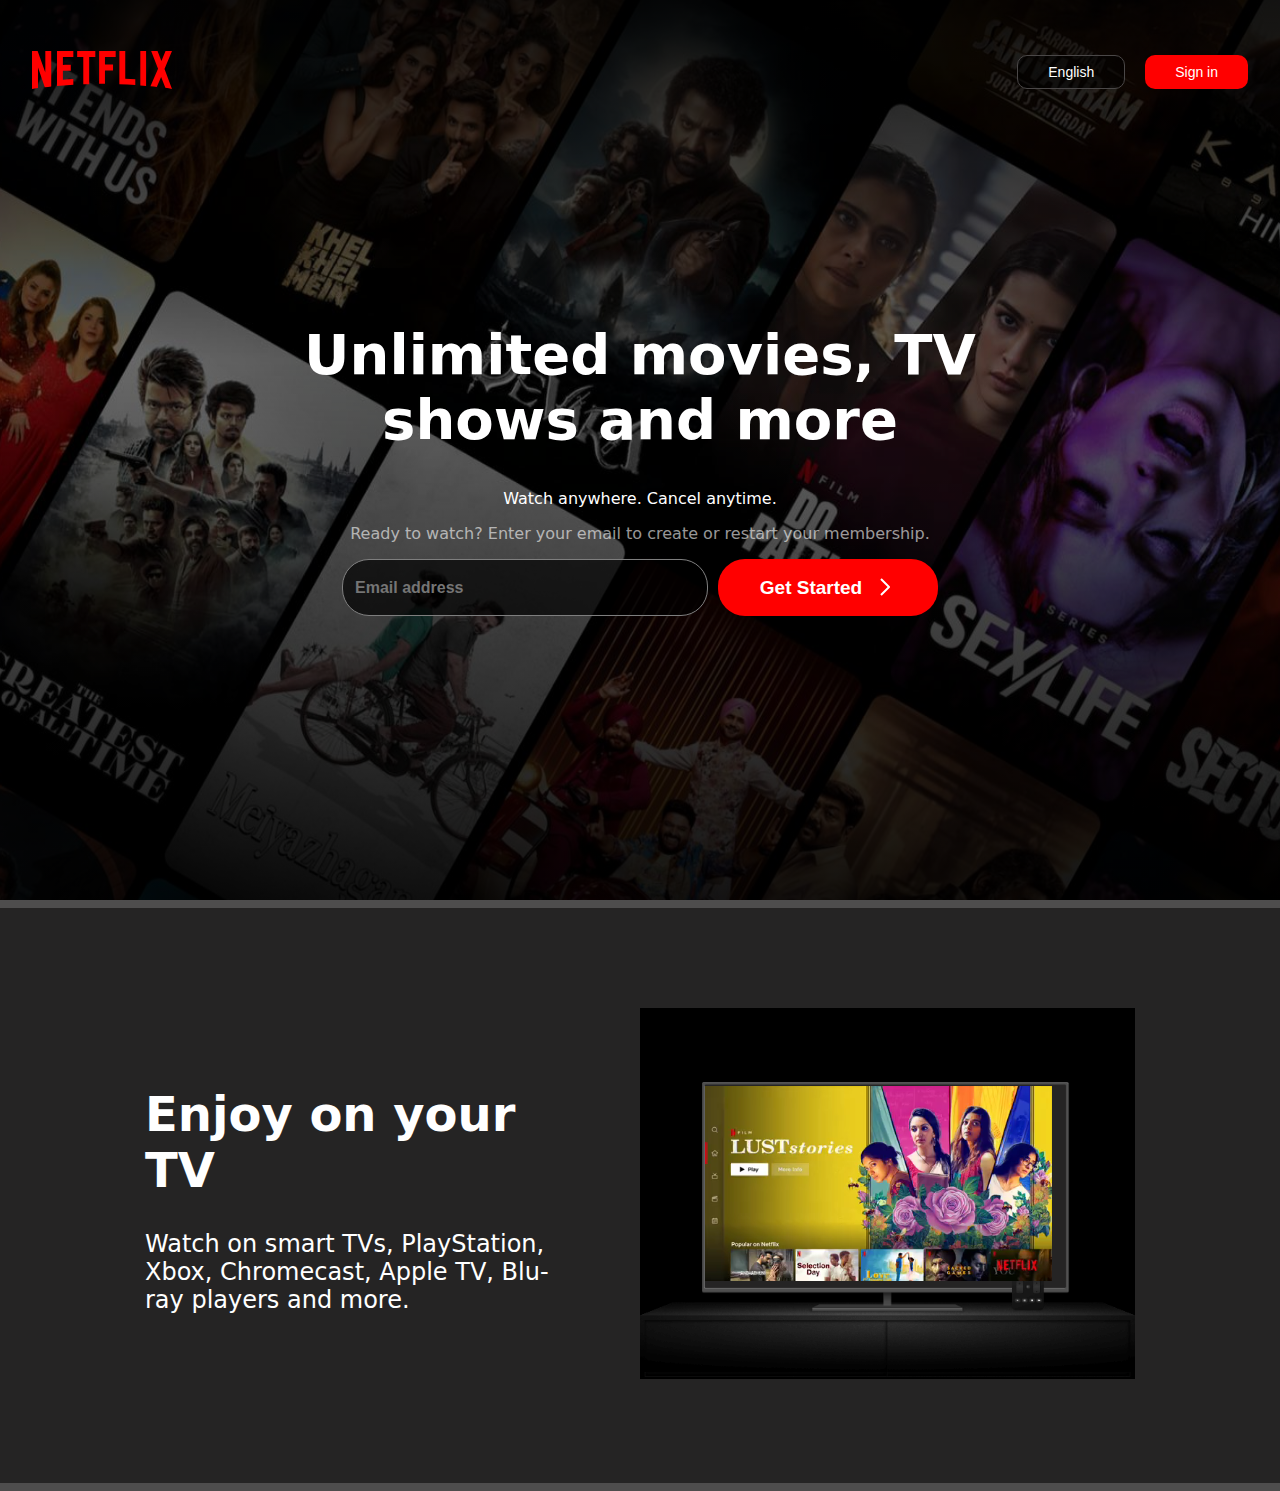
<file: Netflix Clone/index.html>
<!DOCTYPE html>
<html lang="en">
  <head>
    <meta charset="UTF-8" />
    <meta name="viewport" content="width=device-width, initial-scale=1.0" />
    <link rel="stylesheet" href="styles.css" />
  </head>
  <body>
    <section>
      <div class="hero">
        <img src="./hero.jpg" class="hero-img" />
        <div class="tint"></div>
        <div class="nav">
          <a href="" class="logo"
            ><svg
              viewBox="0 0 111 30"
              version="1.1"
              fill="red"
              height="50px"
              width="140px"
              xmlns="http://www.w3.org/2000/svg"
              xmlns:xlink="http://www.w3.org/1999/xlink"
              aria-hidden="true"
              role="img"
              class="default-ltr-cache-1d568uk ev1dnif2"
            >
              <g>
                <path
                  d="M105.06233,14.2806261 L110.999156,30 C109.249227,29.7497422 107.500234,29.4366857 105.718437,29.1554972 L102.374168,20.4686475 L98.9371075,28.4375293 C97.2499766,28.1563408 95.5928391,28.061674 93.9057081,27.8432843 L99.9372012,14.0931671 L94.4680851,-5.68434189e-14 L99.5313525,-5.68434189e-14 L102.593495,7.87421502 L105.874965,-5.68434189e-14 L110.999156,-5.68434189e-14 L105.06233,14.2806261 Z M90.4686475,-5.68434189e-14 L85.8749649,-5.68434189e-14 L85.8749649,27.2499766 C87.3746368,27.3437061 88.9371075,27.4055675 90.4686475,27.5930265 L90.4686475,-5.68434189e-14 Z M81.9055207,26.93692 C77.7186241,26.6557316 73.5307901,26.4064111 69.250164,26.3117443 L69.250164,-5.68434189e-14 L73.9366389,-5.68434189e-14 L73.9366389,21.8745899 C76.6248008,21.9373887 79.3120255,22.1557784 81.9055207,22.2804387 L81.9055207,26.93692 Z M64.2496954,10.6561065 L64.2496954,15.3435186 L57.8442216,15.3435186 L57.8442216,25.9996251 L53.2186709,25.9996251 L53.2186709,-5.68434189e-14 L66.3436123,-5.68434189e-14 L66.3436123,4.68741213 L57.8442216,4.68741213 L57.8442216,10.6561065 L64.2496954,10.6561065 Z M45.3435186,4.68741213 L45.3435186,26.2498828 C43.7810479,26.2498828 42.1876465,26.2498828 40.6561065,26.3117443 L40.6561065,4.68741213 L35.8121661,4.68741213 L35.8121661,-5.68434189e-14 L50.2183897,-5.68434189e-14 L50.2183897,4.68741213 L45.3435186,4.68741213 Z M30.749836,15.5928391 C28.687787,15.5928391 26.2498828,15.5928391 24.4999531,15.6875059 L24.4999531,22.6562939 C27.2499766,22.4678976 30,22.2495079 32.7809542,22.1557784 L32.7809542,26.6557316 L19.812541,27.6876933 L19.812541,-5.68434189e-14 L32.7809542,-5.68434189e-14 L32.7809542,4.68741213 L24.4999531,4.68741213 L24.4999531,10.9991564 C26.3126816,10.9991564 29.0936358,10.9054269 30.749836,10.9054269 L30.749836,15.5928391 Z M4.78114163,12.9684132 L4.78114163,29.3429562 C3.09401069,29.5313525 1.59340144,29.7497422 0,30 L0,-5.68434189e-14 L4.4690224,-5.68434189e-14 L10.562377,17.0315868 L10.562377,-5.68434189e-14 L15.2497891,-5.68434189e-14 L15.2497891,28.061674 C13.5935889,28.3437998 11.906458,28.4375293 10.1246602,28.6868498 L4.78114163,12.9684132 Z"
                />
              </g>
            </svg>
          </a>
          <div class="nav-flex">
            <button class="btn-english">English</button>
            <button class="btn-signin">Sign in</button>
          </div>
        </div>
        <div class="content">
          <h1 class="title">Unlimited movies, TV shows and more</h1>
          <p class="sub-title">Watch anywhere. Cancel anytime.</p>
          <p class="desc">
            Ready to watch? Enter your email to create or restart your
            membership.
          </p>
          <div class="content-flex">
            <input
              type="text"
              class="content-input"
              placeholder="Email address"
            />
            <button class="content-btn">
              <span>Get Started</span
              ><span class="mt-btn"
                ><svg
                  xmlns="http://www.w3.org/2000/svg"
                  fill="red"
                  height="24"
                  width="24"
                  role="img"
                  viewBox="0 0 24 24"
                  width="24"
                  height="24"
                  data-icon="ChevronRightStandard"
                  aria-hidden="true"
                >
                  <path
                    fill-rule="evenodd"
                    clip-rule="evenodd"
                    d="M15.5859 12L8.29303 19.2928L9.70725 20.7071L17.7072 12.7071C17.8948 12.5195 18.0001 12.2652 18.0001 12C18.0001 11.7347 17.8948 11.4804 17.7072 11.2928L9.70724 3.29285L8.29303 4.70706L15.5859 12Z"
                    fill="currentColor"
                  ></path>
                </svg>
              </span>
            </button>
          </div>
        </div>
      </div>
    </section>
    <section>
      <div class="container">
        <div class="left">
          <h1 class="heading">Enjoy on your TV</h1>
          <p class="sub-heading">
            Watch on smart TVs, PlayStation, Xbox, Chromecast, Apple TV, Blu-ray
            players and more.
          </p>
        </div>
        <div class="right">
          <div class="real-tv">
            <video src="video.m4v" autoplay muted loop class="video"></video>
            <img src="tv.png" class="tv" alt="" />
          </div>
        </div>
      </div>
    </section>
  </body>
</html>
</file>
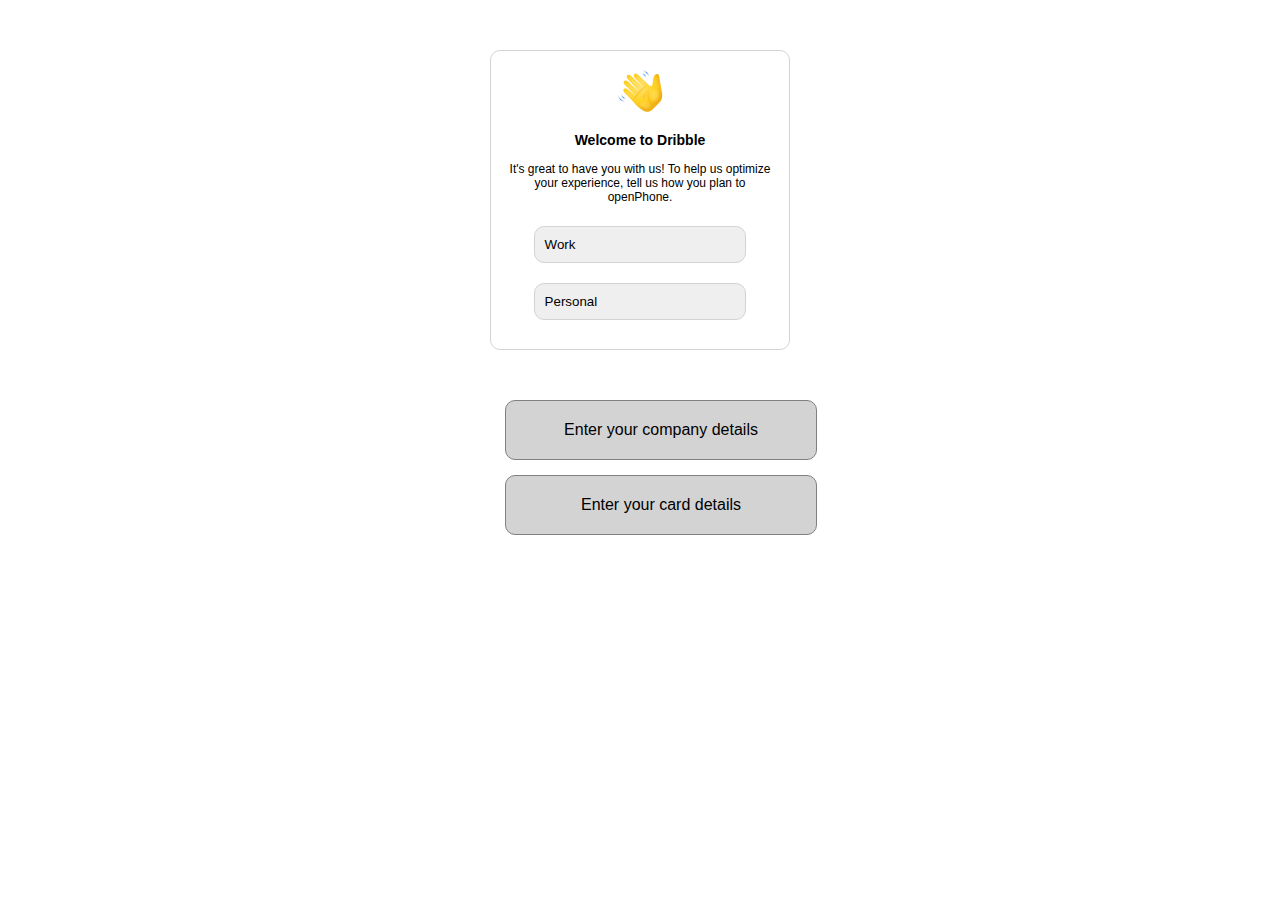
<file: Frontend/CSS/index.html>
<!DOCTYPE html>
<html lang="en">
  <head>
    <meta charset="UTF-8" />
    <meta name="viewport" content="width=device-width, initial-scale=1.0" />
    <title>Document</title>
    <link rel="stylesheet" href="styles.css" />
  </head>
  <body>
    <div class="card1">
      <img class="card1-logo" src="./icons8-waving-hand-emoji-48.png" />
      <h3>Welcome to Dribble</h3>
      <p>
        It's great to have you with us! To help us optimize your experience,
        tell us how you plan to openPhone.
      </p>

      <button class="card1-btn">Work</button>
      <button class="card1-btn">Personal</button>
    </div>
    <div class="othercards">
      <div class="mainpage-link">
        <a style="text-decoration: None; color: black" href="./card2.html"
          >Enter your company details</a
        ><br />
      </div>
      <div class="mainpage-link">
        <a style="text-decoration: None; color: black" href="./card3.html"
          >Enter your card details</a
        >
      </div>
    </div>
  </body>
</html>
</file>
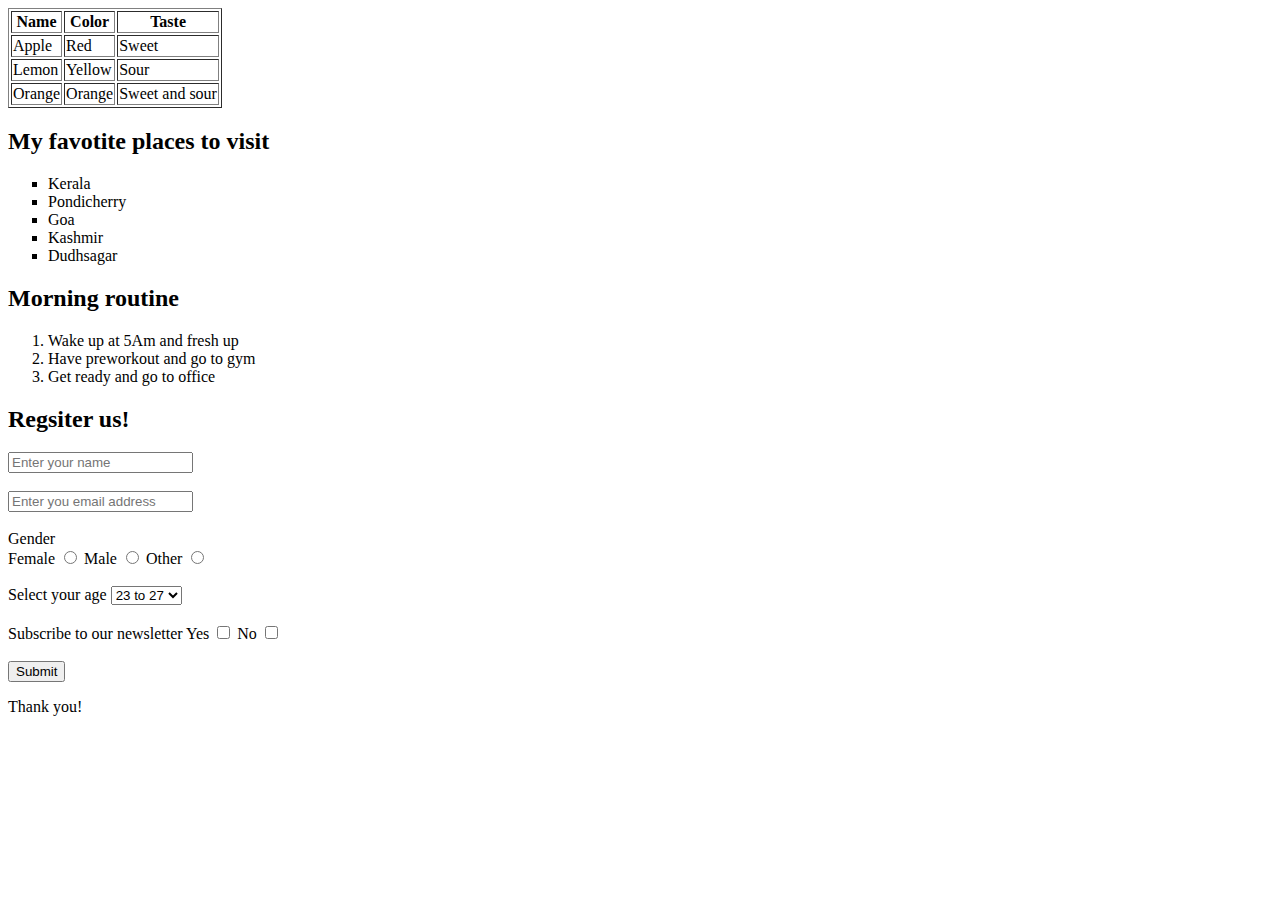
<file: HTML/DAY2/index.html>
<!DOCTYPE html>
<html lang="en">
  <head>
    <meta charset="UTF-8" />
    <meta name="viewport" content="width=device-width, initial-scale=1.0" />
    <title>Document</title>
  </head>
  <body>
    <div>
      <table border>
        <tr>
          <th>Name</th>
          <th>Color</th>
          <th>Taste</th>
        </tr>
        <tr>
          <td>Apple</td>
          <td>Red</td>
          <td>Sweet</td>
        </tr>
        <tr>
          <td>Lemon</td>
          <td>Yellow</td>
          <td>Sour</td>
        </tr>
        <tr>
          <td>Orange</td>
          <td>Orange</td>
          <td>Sweet and sour</td>
        </tr>
      </table>
    </div>
    <div>
      <h2>My favotite places to visit</h2>
      <ul type="Square">
        <li>Kerala</li>
        <li>Pondicherry</li>
        <li>Goa</li>
        <li>Kashmir</li>
        <li>Dudhsagar</li>
      </ul>
    </div>
    <div>
      <h2>Morning routine</h2>
      <ol>
        <li>Wake up at 5Am and fresh up</li>
        <li>Have preworkout and go to gym</li>
        <li>Get ready and go to office</li>
      </ol>
    </div>
    <div>
      <form>
        <h2>Regsiter us!</h2>
        <input
          type="text"
          minlength="3"
          maxlength="50"
          placeholder="Enter your name"
        /><br /><br />
        <input
          type="email"
          required
          placeholder="Enter you email address"
        /><br /><br />
        <label for="">Gender</label><br />
        <label for="">Female</label>
        <input type="radio" name="Gender" />
        <label for="">Male</label>
        <input type="radio" name="Gender" />
        <label for="">Other</label>
        <input type="radio" name="Gender" />
        <br /><br />
        <label>Select your age</label>
        <select>
          <option value="">18 to 22</option>
          <option value="" selected>23 to 27</option>
          <option value="">27 to 33</option>
          <option value="">34 to 40</option>
          <option value="">40 to 60</option>
        </select>
        <br /><br />
        <label>Subscribe to our newsletter</label>
        <label>Yes</label>
        <input type="checkbox" />
        <label>No</label>
        <input type="checkbox" />
        <br /><br />
        <button>Submit</button>
      </form>
    </div>
    <footer>
      <p>Thank you!</p>
    </footer>
  </body>
</html>
</file>
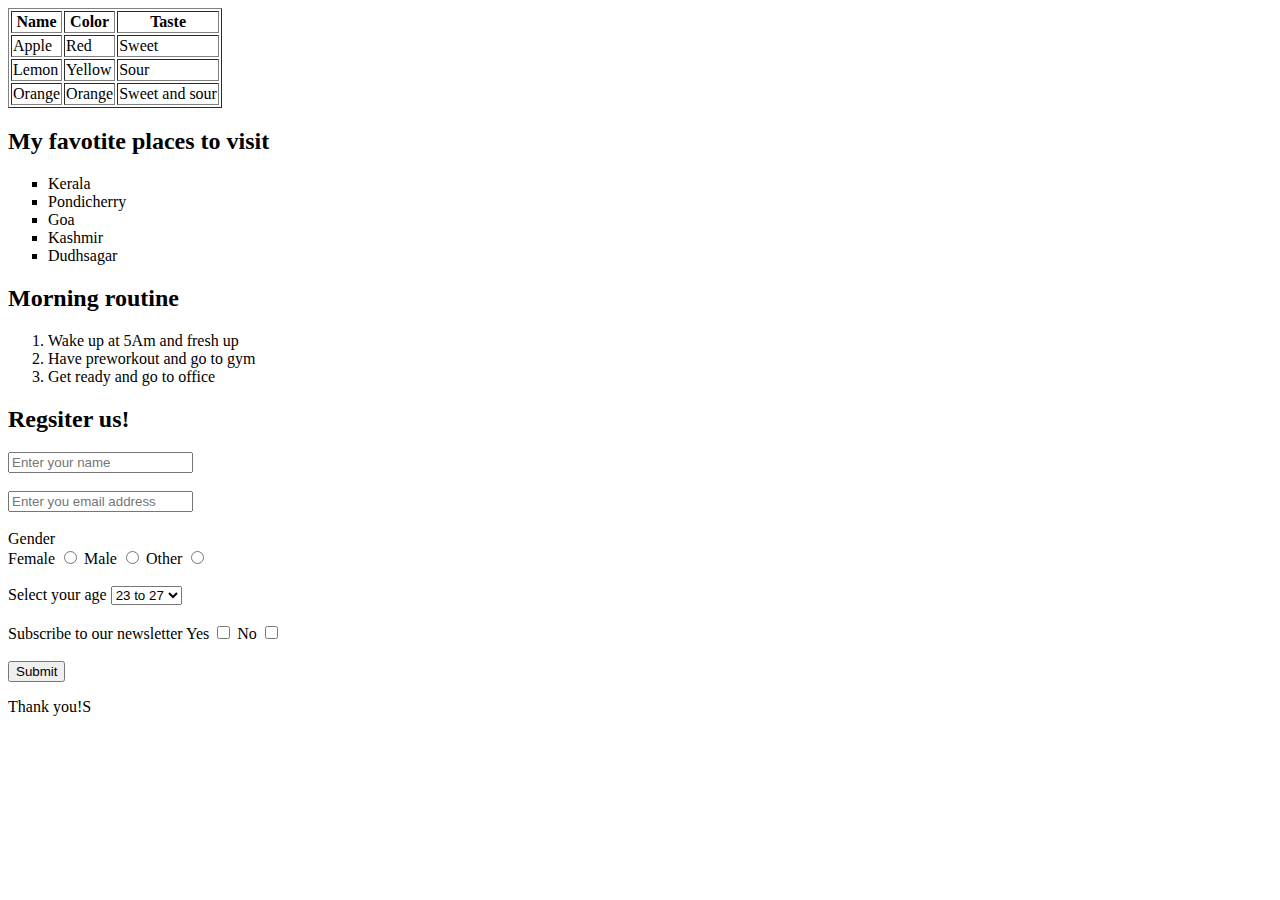
<file: Frontend/HTML/DAY2/index.html>
<!DOCTYPE html>
<html lang="en">
  <head>
    <meta charset="UTF-8" />
    <meta name="viewport" content="width=device-width, initial-scale=1.0" />
    <title>Document</title>
  </head>
  <body>
    <div>
      <table border>
        <tr>
          <th>Name</th>
          <th>Color</th>
          <th>Taste</th>
        </tr>
        <tr>
          <td>Apple</td>
          <td>Red</td>
          <td>Sweet</td>
        </tr>
        <tr>
          <td>Lemon</td>
          <td>Yellow</td>
          <td>Sour</td>
        </tr>
        <tr>
          <td>Orange</td>
          <td>Orange</td>
          <td>Sweet and sour</td>
        </tr>
      </table>
    </div>
    <div>
      <h2>My favotite places to visit</h2>
      <ul type="Square">
        <li>Kerala</li>
        <li>Pondicherry</li>
        <li>Goa</li>
        <li>Kashmir</li>
        <li>Dudhsagar</li>
      </ul>
    </div>
    <div>
      <h2>Morning routine</h2>
      <ol>
        <li>Wake up at 5Am and fresh up</li>
        <li>Have preworkout and go to gym</li>
        <li>Get ready and go to office</li>
      </ol>
    </div>
    <div>
      <form>
        <h2>Regsiter us!</h2>
        <input
          type="text"
          minlength="3"
          maxlength="50"
          placeholder="Enter your name"
        /><br /><br />
        <input
          type="email"
          required
          placeholder="Enter you email address"
        /><br /><br />
        <label for="">Gender</label><br />
        <label for="">Female</label>
        <input type="radio" name="Gender" />
        <label for="">Male</label>
        <input type="radio" name="Gender" />
        <label for="">Other</label>
        <input type="radio" name="Gender" />
        <br /><br />
        <label>Select your age</label>
        <select>
          <option value="">18 to 22</option>
          <option value="" selected>23 to 27</option>
          <option value="">27 to 33</option>
          <option value="">34 to 40</option>
          <option value="">40 to 60</option>
        </select>
        <br /><br />
        <label>Subscribe to our newsletter</label>
        <label>Yes</label>
        <input type="checkbox" />
        <label>No</label>
        <input type="checkbox" />
        <br /><br />
        <button>Submit</button>
      </form>
    </div>
    <footer>
      <p>Thank you!S</p>
    </footer>
  </body>
</html>
</file>
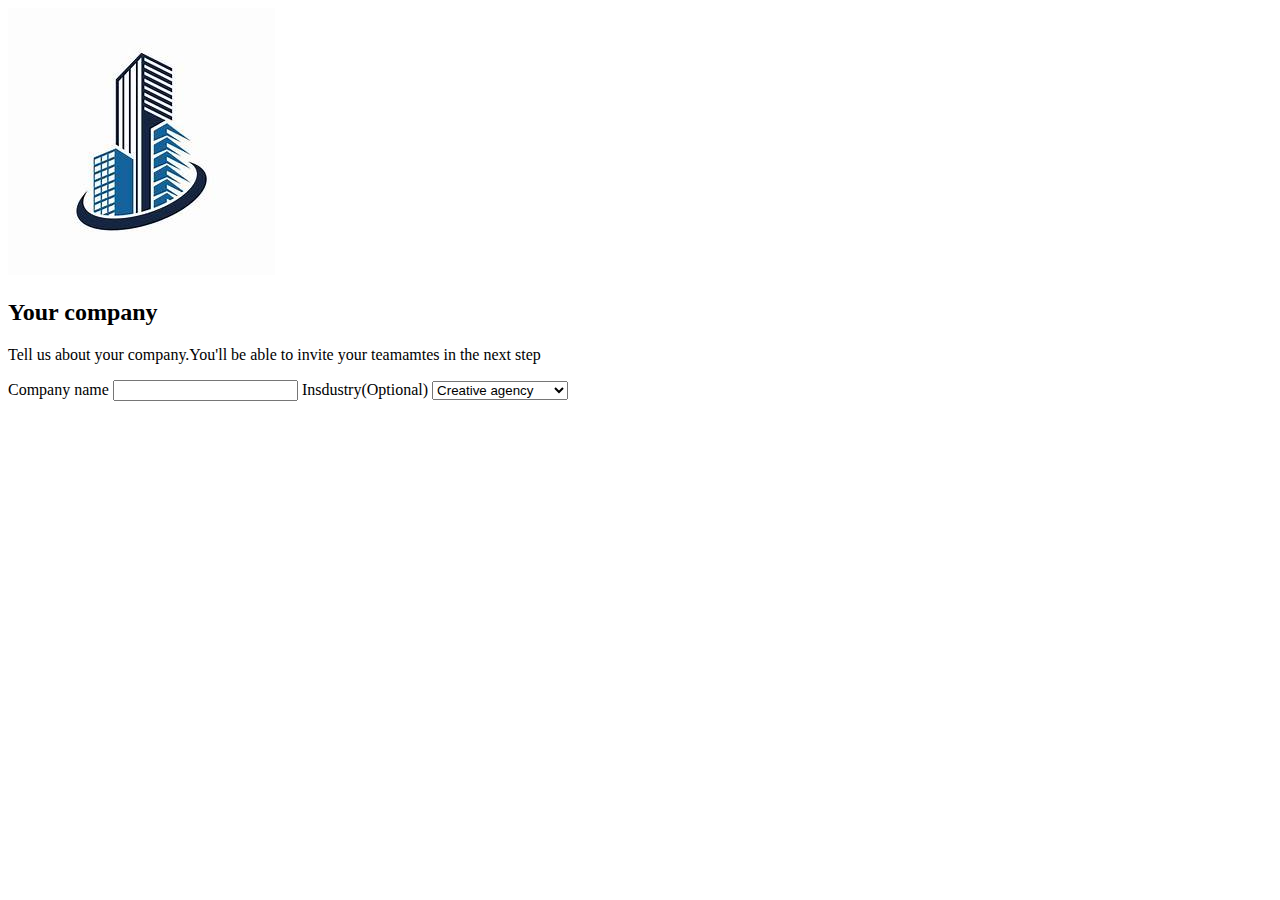
<file: Frontend/CSS/card2.html>
<!DOCTYPE html>
<html lang="en">
  <head>
    <meta charset="UTF-8" />
    <meta name="viewport" content="width=device-width, initial-scale=1.0" />
    <title>Document</title>
  </head>
  <body>
    <div>
      <img src="./Company building Logo (7).jpg" />
      <h2>Your company</h2>
      <p>
        Tell us about your company.You'll be able to invite your teamamtes in
        the next step
      </p>
      <div>
        <form>
          <label>Company name</label>
          <input type="text" required />
          <label>Insdustry(Optional)</label>
          <select>
            <option value="">Creative agency</option>
            <option value="">Consulting</option>
            <option value="">Service delivery</option>
            <option value="">Consumer analysis</option>
          </select>
        </form>
      </div>
    </div>
  </body>
</html>
</file>
<file: Netflix Clone/styles.css>
body {
  margin: 0;
  font-family: system-ui, -apple-system, BlinkMacSystemFont, "Segoe UI", Roboto,
    Oxygen, Ubuntu, Cantarell, "Open Sans", "Helvetica Neue", sans-serif;
  background-color: rgb(37, 36, 36);
}
.hero {
  width: 100%;
  height: 100vh;
  overflow: hidden;
}
.hero-img {
  width: 100%;
  height: 100vh;
  transform: scale(1.4);
}
.tint {
  background-color: rgba(0, 0, 0, 0.452);
  background-image: linear-gradient(
    to top,
    rgba(0, 0, 0, 0.8) 0,
    rgba(0, 0, 0, 0) 60%,
    rgba(0, 0, 0, 0.8) 100%
  );
  position: absolute;
  top: 0;
  bottom: 0;
  left: 0;
  right: 0;
  height: 100vh;
}
.content {
  position: absolute;
  color: white;
  text-align: center;
  width: 840px;
  left: 50%;
  top: 50%;
  transform: translate(-50%, -50%);
  /* transalte x-axis and y-axis */
}
.nav {
  position: absolute;
  display: flex;
  top: 8%;
  left: 50%;
  width: 95%;
  transform: translate(-50%, -50%);
  justify-content: space-between;
  align-items: center;
}
.logo {
  color: red;
}
.nav-flex {
  display: flex;
  gap: 20px;
}
.btn-english {
  padding: 8px 30px;
  background-color: rgba(0, 0, 0, 0.489);
  color: white;
  font-size: 14px;
  border: solid 1px rgb(74, 71, 71);
  border-radius: 10px;
}
.btn-signin {
  padding: 8px 30px;

  font-size: 14px;
  border: none;
  border-radius: 10px;
  background-color: red;
  color: white;
}
.title {
  font-size: 56px;
  text-align: center;
}
.subtitle {
  font-size: 30px;
}
.desc {
  font-size: 16px;
  color: rgba(255, 255, 255, 0.6);
}
.content-flex {
  display: flex;
  justify-content: center;
  gap: 10px;
}
.content-input {
  width: 340px;
  padding: 12px;
  border-radius: 27px;
  background-color: rgba(0, 0, 0, 0.68);
  border: solid 1px grey;
  color: white;
  font-weight: bold;
  font-size: 16px;
}
.content-btn {
  width: 220px;
  padding: 12px;
  border-radius: 27px;
  background-color: red;
  color: white;
  font-size: 19px;
  border: none;
  font-weight: bold;
  display: flex;
  gap: 10px;
  align-items: center;
  justify-content: center;
}
.mt-btn {
  margin-top: 4px;
}

/* Designing section 2*/
.container {
  width: 990px;
  color: white;
  display: flex;
  gap: 80px;
  margin: 100px auto;
  align-items: center;
}
.left {
  width: 50%;
}
.right {
  width: 50%;
}
.tv {
  width: 100%;
}
.video {
  margin-left: 65px;
  margin-top: 25px;
  width: 70%;
  height: 80%;
  object-fit: contain;
  position: absolute;
}
.real-tv {
  width: 495px;
  display: block;
  position: relative;
}
.heading {
  font-size: 48px;
}
.sub-heading {
  font-size: 24px;
}
section {
  border-bottom: 8px solid #eeeeee34;
}
</file>
<file: Frontend/CSS/styles.css>
body {
  margin: 0px;
  box-sizing: border-box;
  font-family: Verdana, Geneva, Tahoma, sans-serif;
}
.card1 {
  width: 300px;
  height: 300px;
  margin: 50px auto;
  border: 1px solid lightgray;
  padding: 16px;
  border-radius: 10px;
  box-sizing: border-box;
  font-size: 12px;
  text-align: center;
}

.card1-btn {
  width: 80%;
  margin: 10px;
  padding: 10px;
  text-align: left;
  border-radius: 10px;
  border: 1px solid lightgray;
}
.othercards {
  text-align: center;
  width: 300px;
  margin: 30px auto;
  height: 300px;
}
.mainpage-link {
  width: 90%;
  border: 1px solid gray;
  padding: 20px;
  background-color: lightgray;
  margin: 15px;
  border-radius: 10px;
}
</file>
